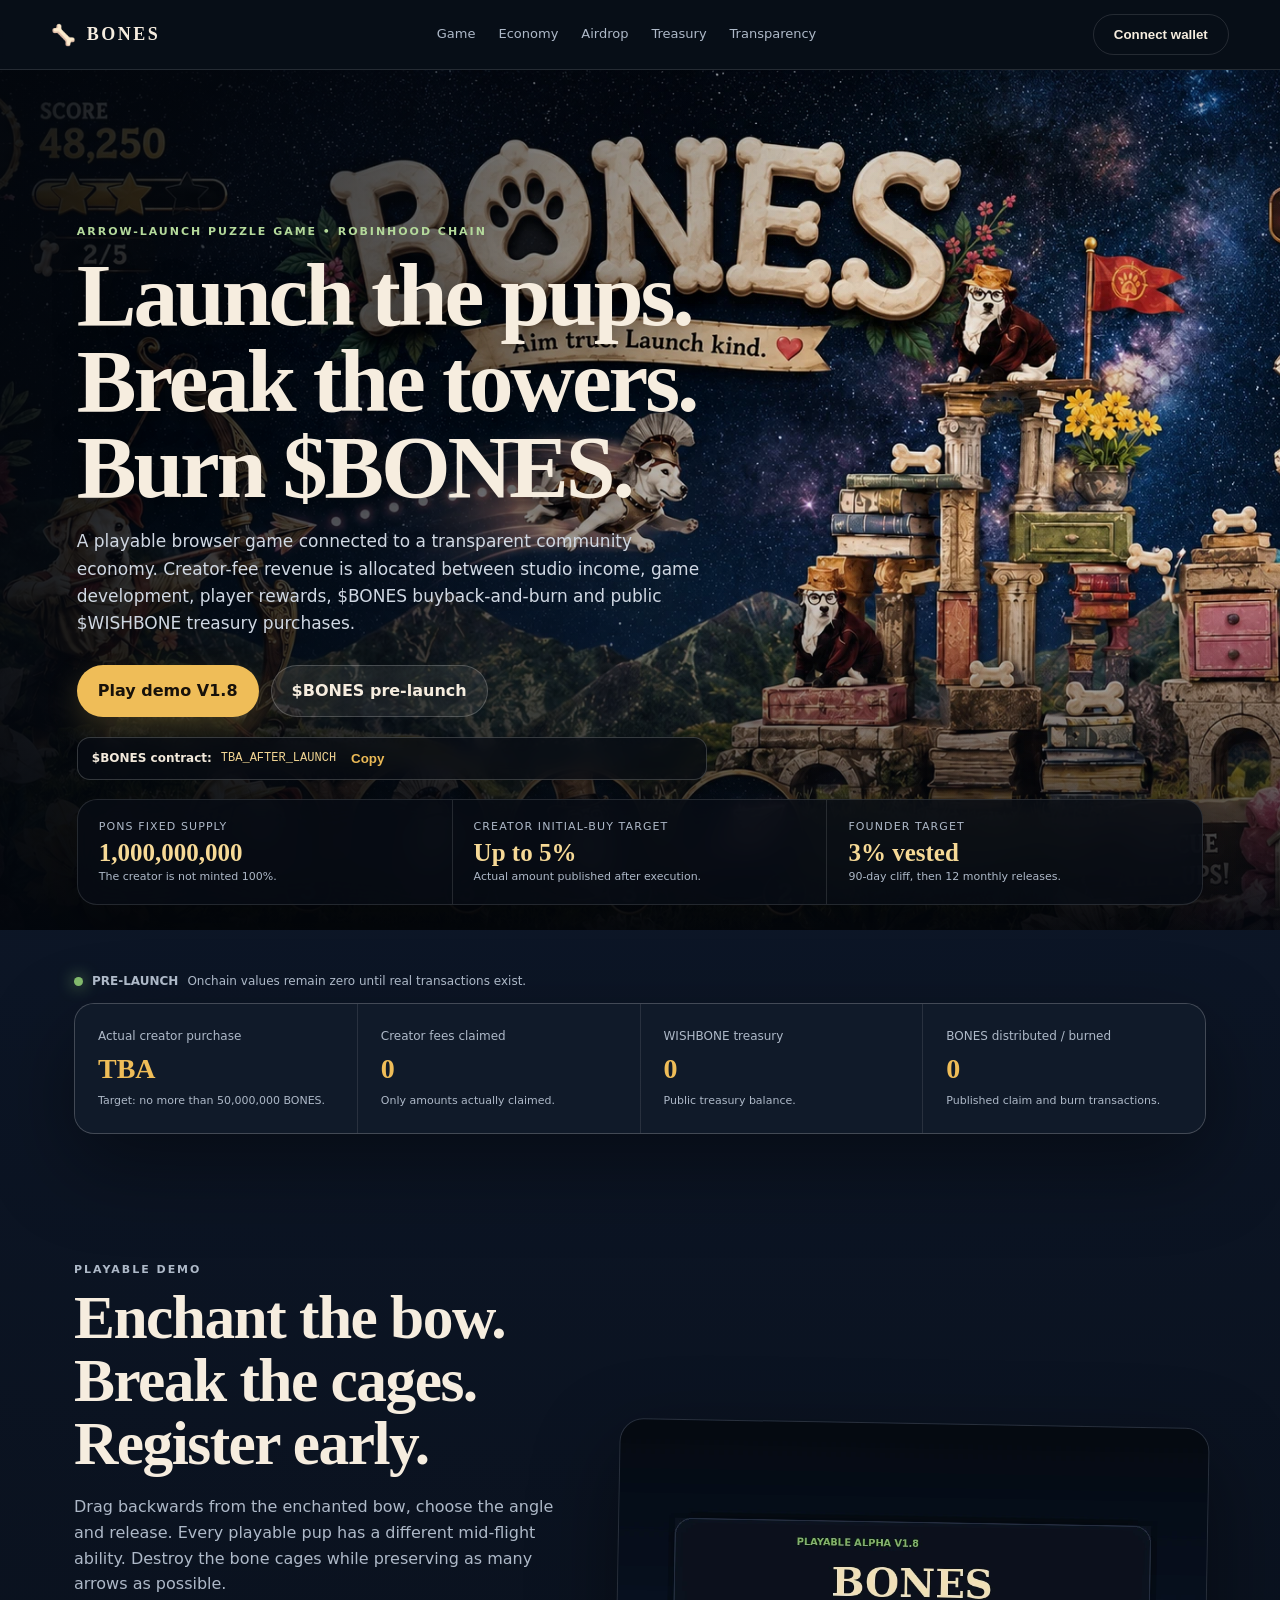
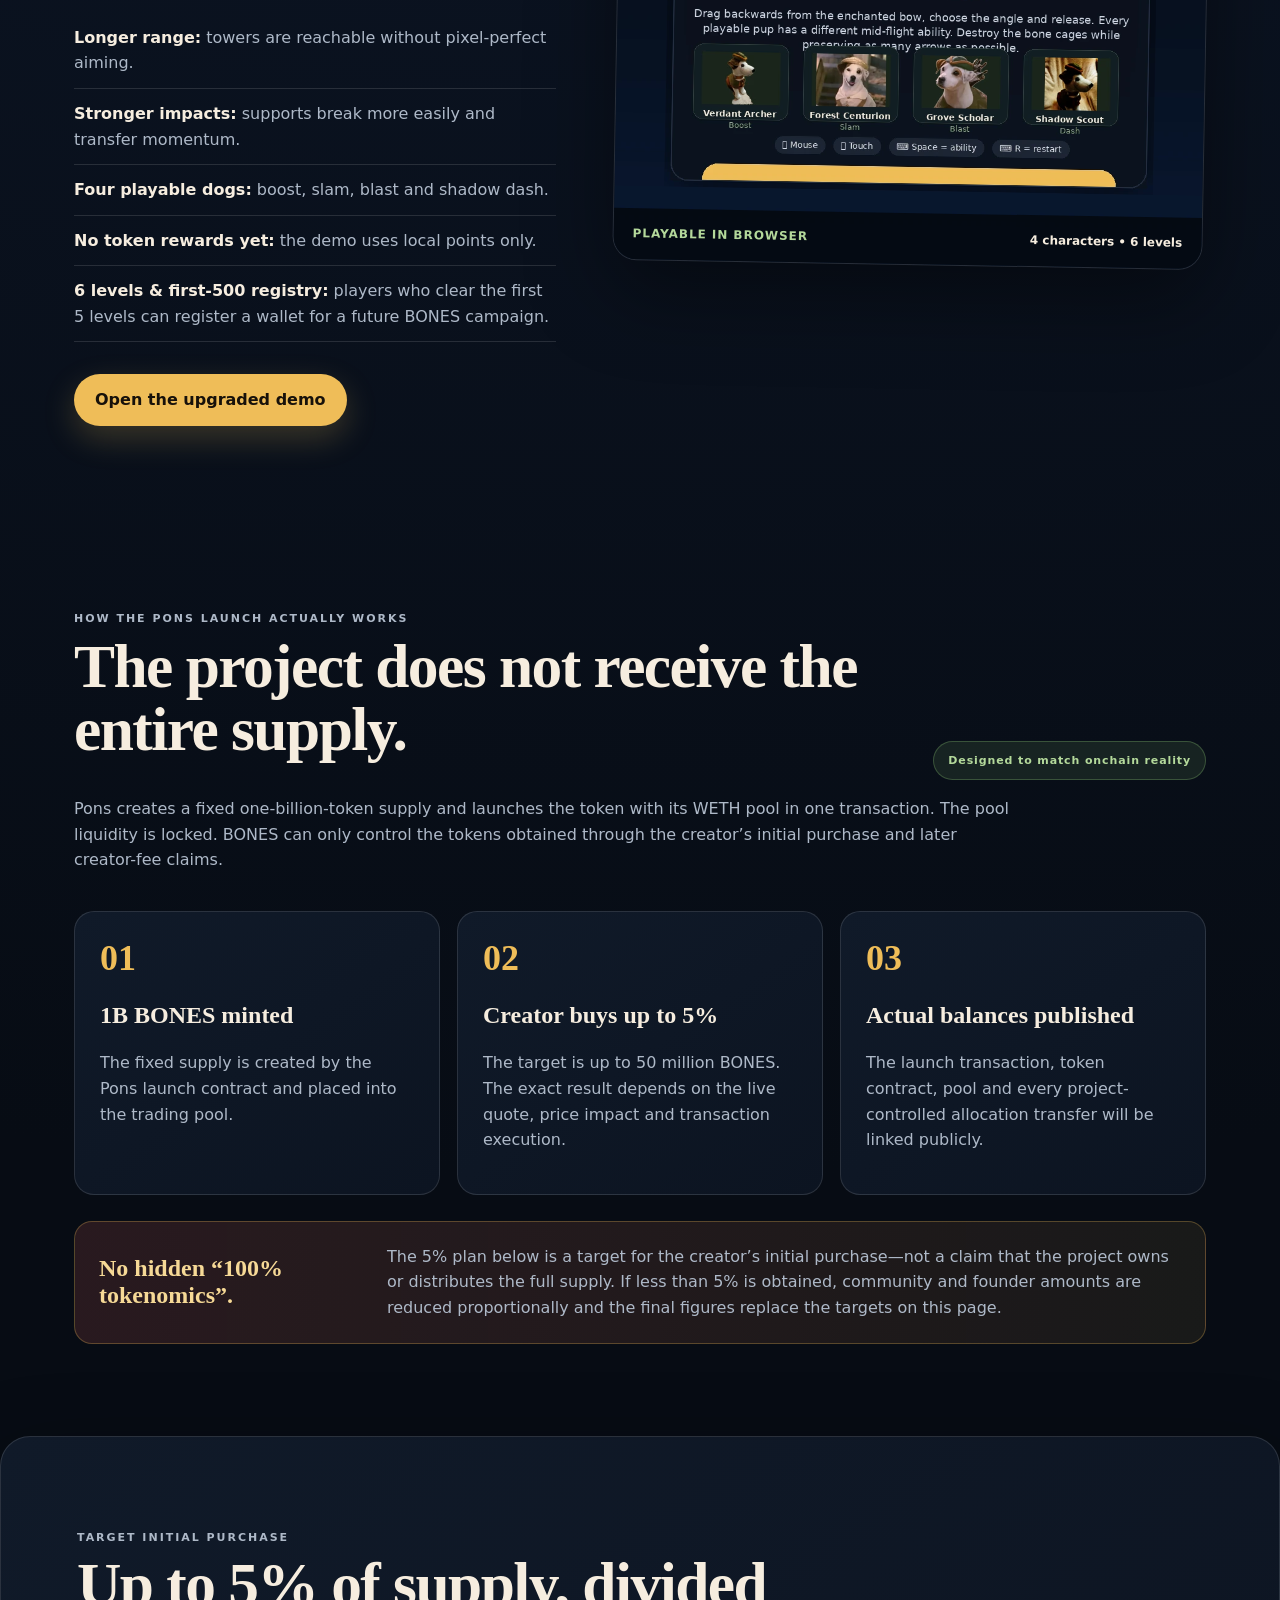
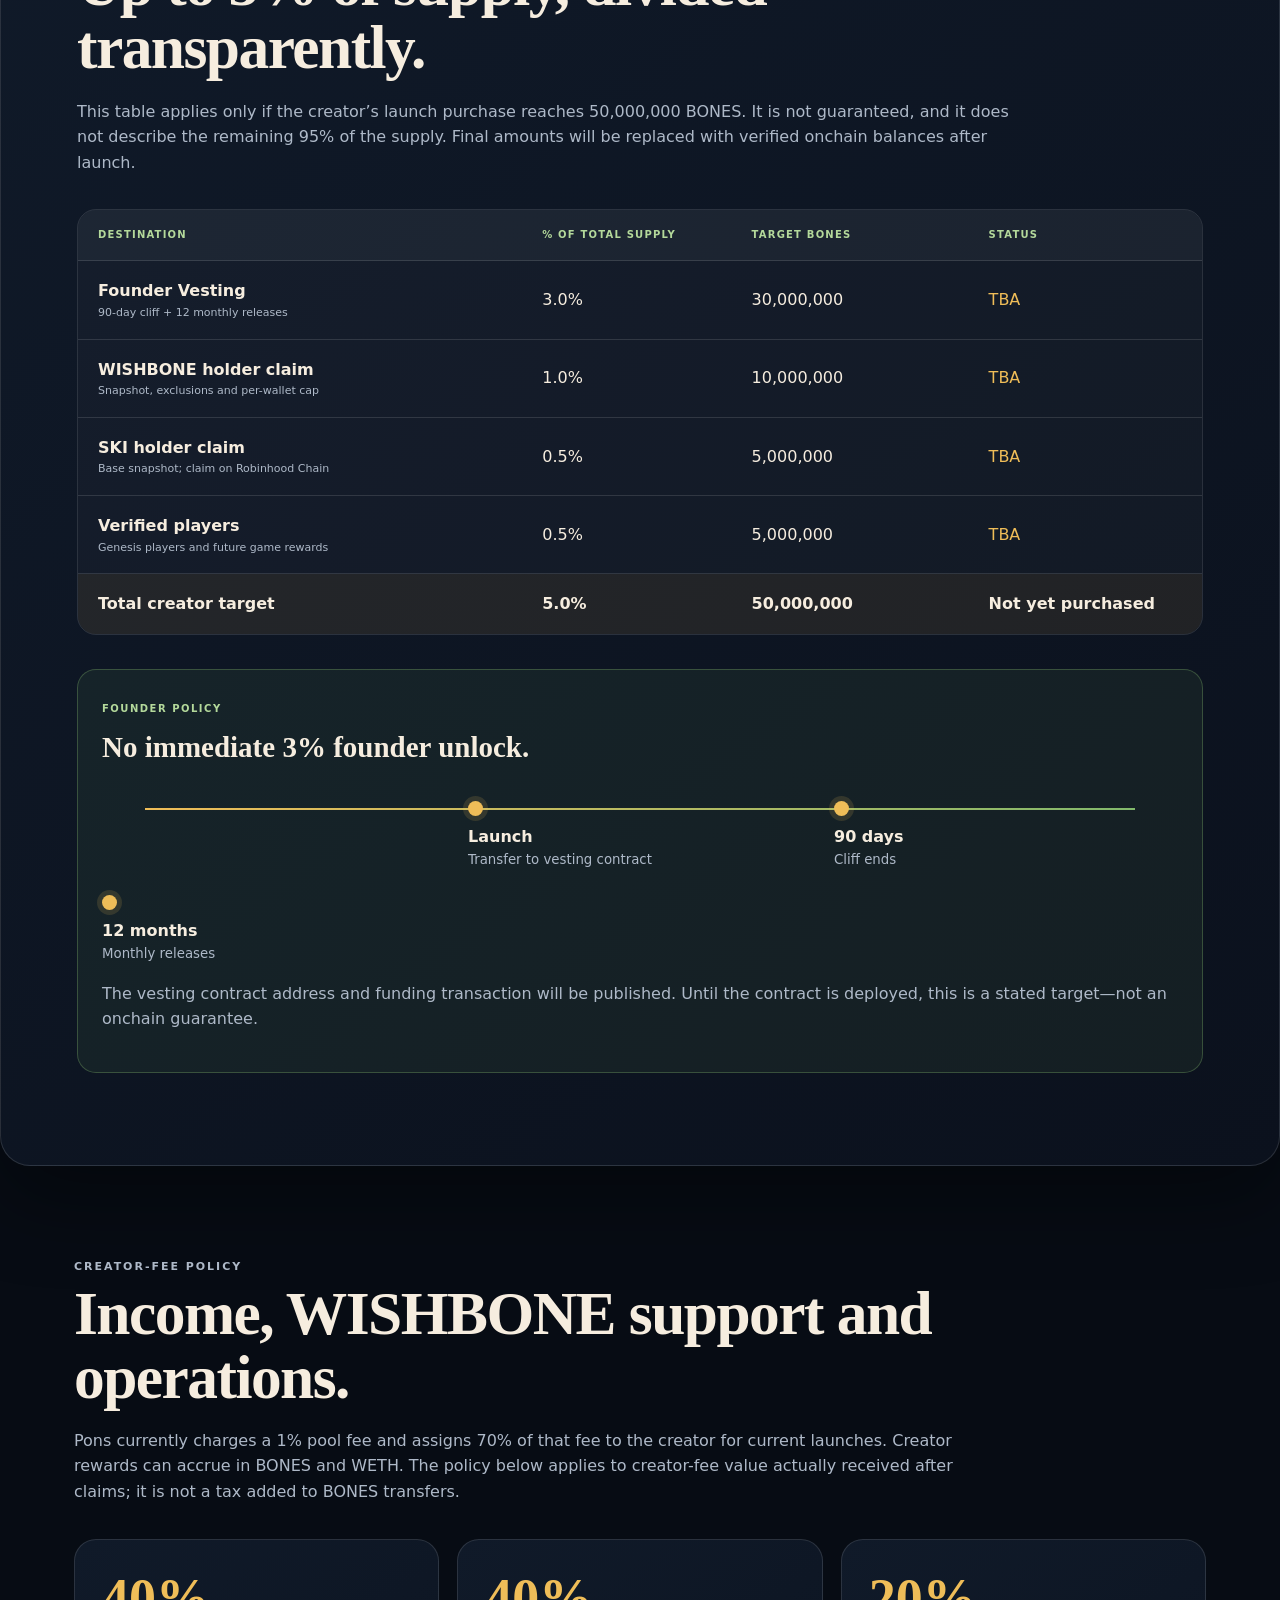
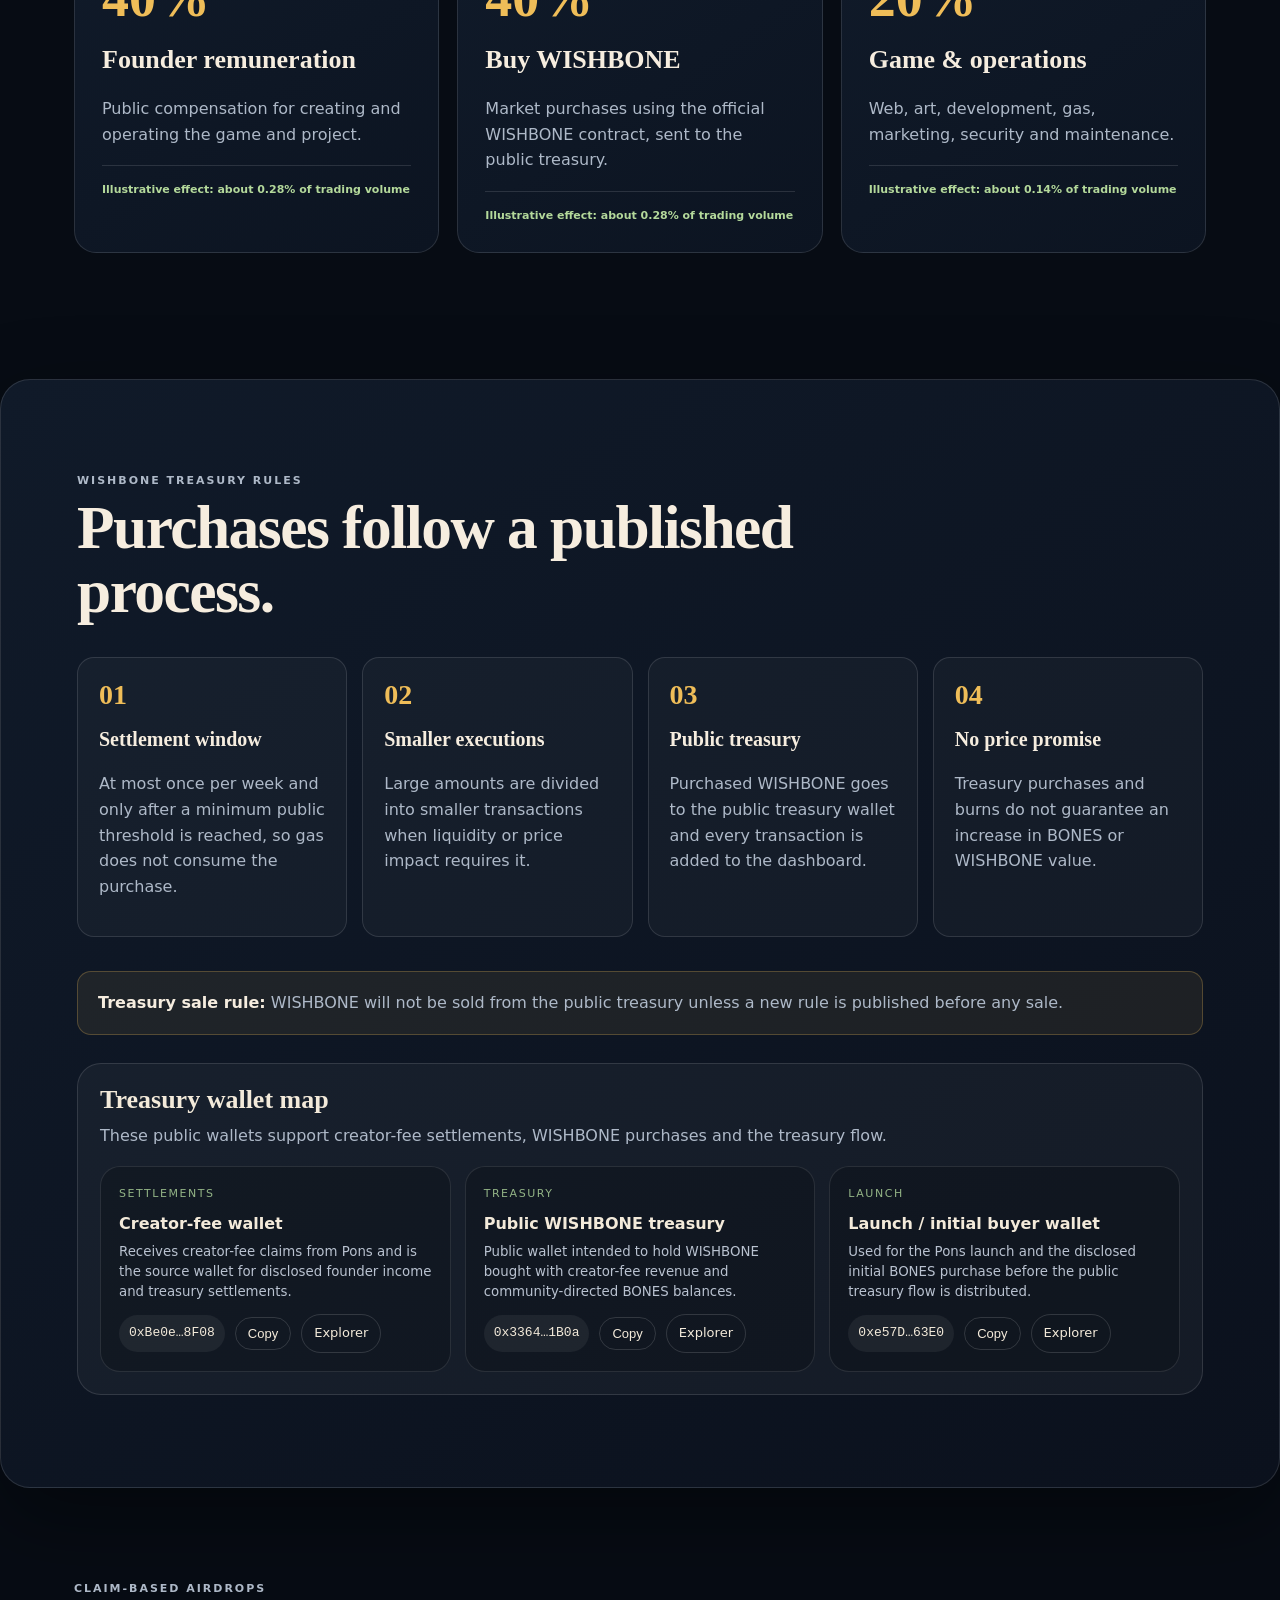
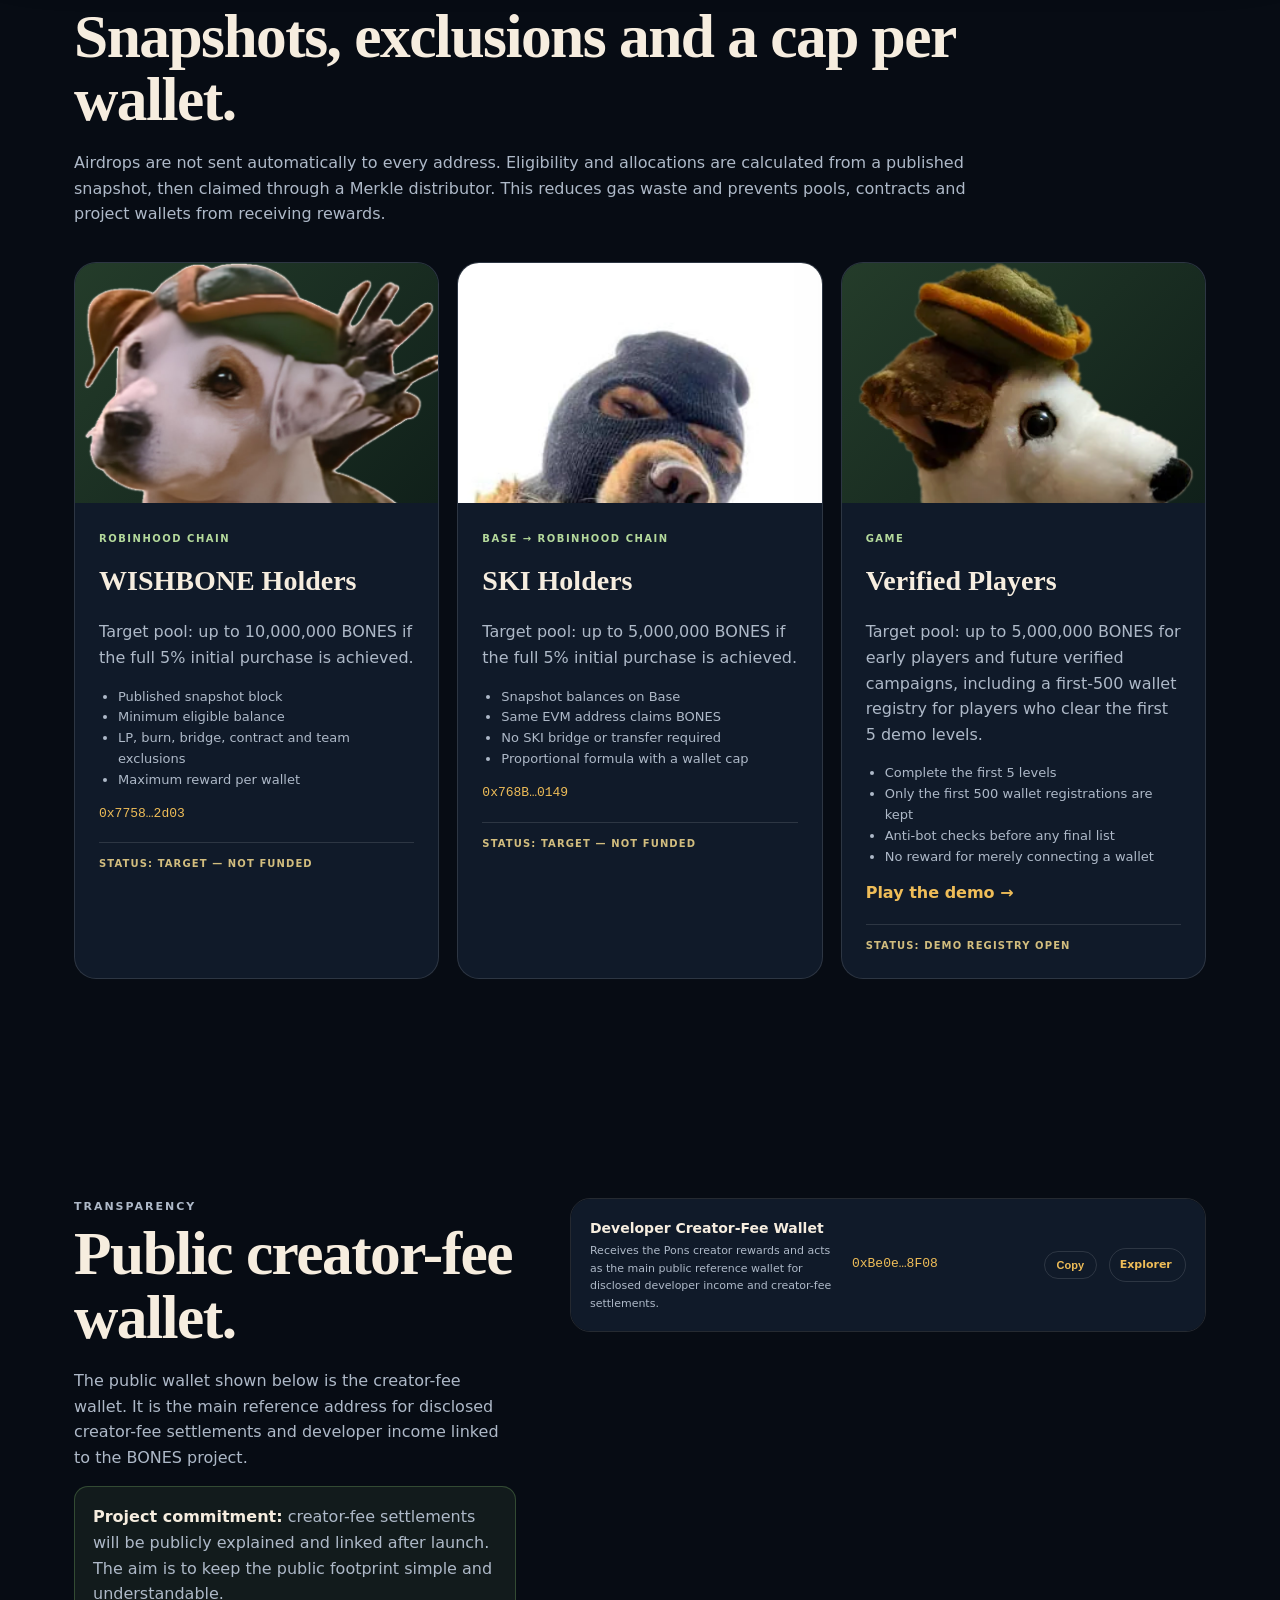
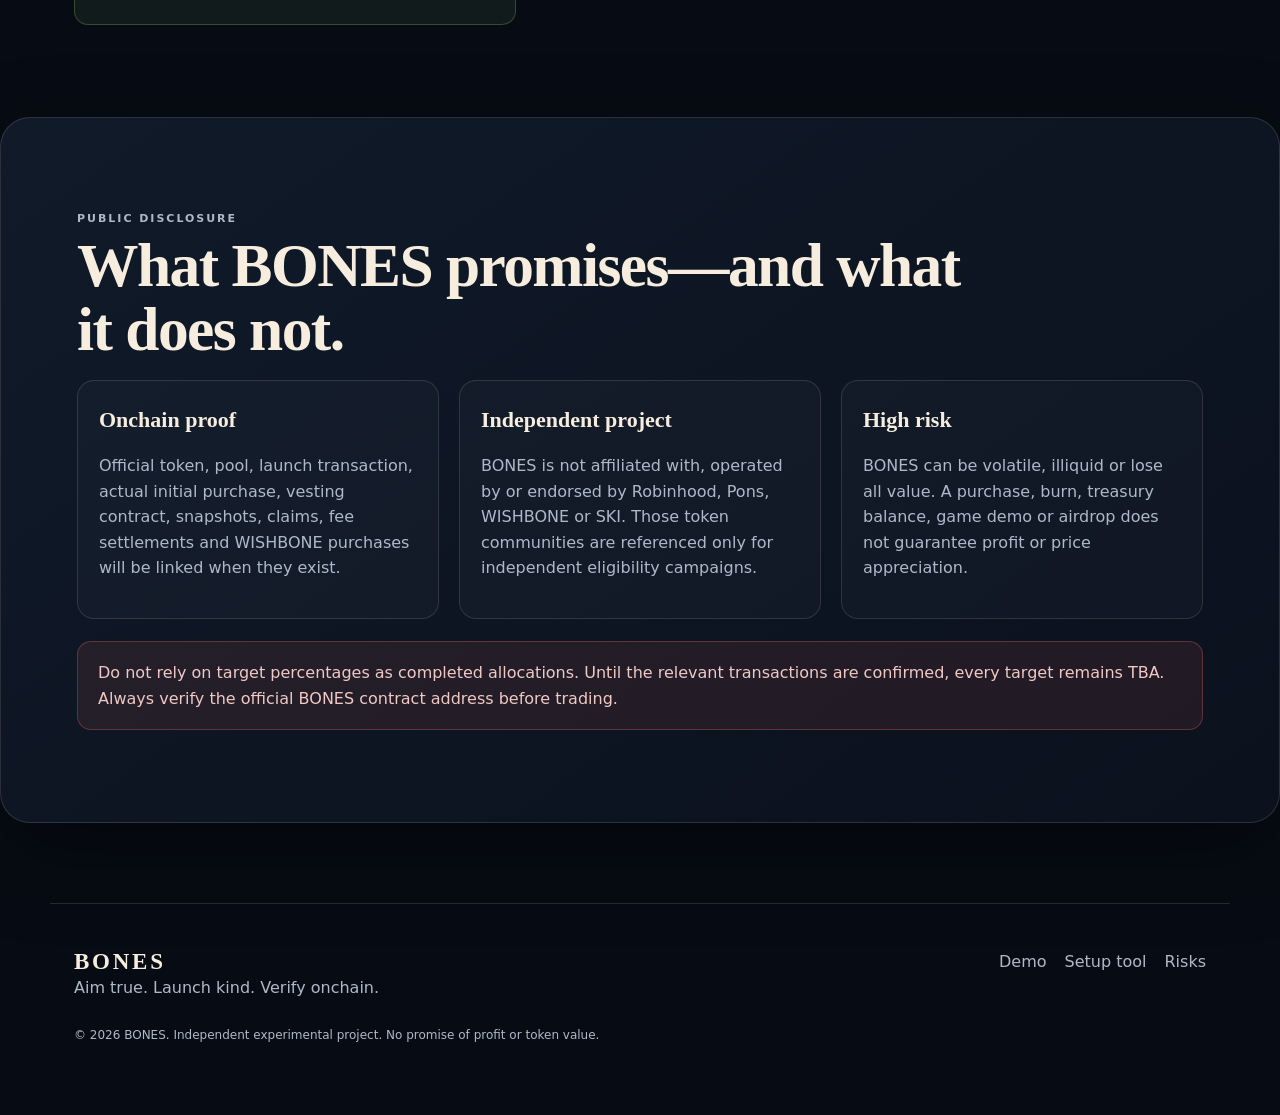
<file: index.html>
<!doctype html>
<html lang="en">
<head>
  <meta charset="utf-8" />
  <meta name="viewport" content="width=device-width, initial-scale=1" />
  <meta name="description" content="BONES — a playable arrow-launch game with a public, onchain launch plan on Robinhood Chain." />
  <meta name="theme-color" content="#07101b" />
  <title>BONES | Game & Public Launch Plan</title>
  <link rel="preload" href="assets/bones-cover.webp" as="image" type="image/webp" />
  <link rel="stylesheet" href="styles.css" />
</head>
<body>
  <header class="topbar">
    <a class="brand" href="#home" aria-label="BONES home"><span class="bone-mark">🦴</span><span>BONES</span></a>
    <nav aria-label="Main navigation">
      <a href="#game">Game</a>
      <a href="#launch">Economy</a>
      <a href="#airdrop">Airdrop</a>
      <a href="#treasury">Treasury</a>
      <a href="#wallets">Transparency</a>
    </nav>
    <button id="connectWallet" class="wallet-button" type="button">Connect wallet</button>
  </header>

  <main id="home">
    <section class="hero">
      <picture>
        <source srcset="assets/bones-cover.webp" type="image/webp" />
        <img class="hero-art" src="assets/bones-cover.jpg" alt="BONES fantasy arrow-launch game cover" />
      </picture>
      <div class="hero-overlay"></div>
      <div class="hero-content">
        <p class="eyebrow">ARROW-LAUNCH PUZZLE GAME • ROBINHOOD CHAIN</p>
        <h1>Launch the pups.<br />Break the towers.<br />Burn $BONES.</h1>
        <p class="hero-copy">A playable browser game connected to a transparent community economy. Creator-fee revenue is allocated between studio income, game development, player rewards, $BONES buyback-and-burn and public $WISHBONE treasury purchases.</p>
        <div class="hero-actions">
          <a class="primary" href="game.html">Play demo V1.8</a>
          <a class="secondary" id="buyBonesHero" href="#launch">$BONES pre-launch</a>
        </div>
        <div class="contract-pill"><strong>$BONES contract:</strong><span data-contract="bones">TBA AFTER LAUNCH</span><button data-copy="bones" type="button">Copy</button></div>
      </div>
      <div class="hero-trust" aria-label="Key launch facts">
        <article><span>Pons fixed supply</span><strong>1,000,000,000</strong><small>The creator is not minted 100%.</small></article>
        <article><span>Creator initial-buy target</span><strong>Up to 5%</strong><small>Actual amount published after execution.</small></article>
        <article><span>Founder target</span><strong>3% vested</strong><small>90-day cliff, then 12 monthly releases.</small></article>
      </div>
    </section>

    <section class="stats-section" aria-label="Public dashboard">
      <div class="status-row"><span class="live-dot"></span><strong id="projectStatus">PRE-LAUNCH</strong><span>Onchain values remain zero until real transactions exist.</span></div>
      <div class="stats-grid">
        <article><span>Actual creator purchase</span><strong id="creatorPurchase">TBA</strong><small>Target: no more than 50,000,000 BONES.</small></article>
        <article><span>Creator fees claimed</span><strong id="creatorFeesClaimed">0</strong><small>Only amounts actually claimed.</small></article>
        <article><span>WISHBONE treasury</span><strong id="wishboneTreasury">0</strong><small>Public treasury balance.</small></article>
        <article><span>BONES distributed / burned</span><strong id="bonesActivity">0</strong><small>Published claim and burn transactions.</small></article>
      </div>
    </section>

    <section id="game" class="section split game-section">
      <div>
        <p class="eyebrow">PLAYABLE DEMO</p>
        <h2>Enchant the bow. Break the cages. Register early.</h2>
        <p>Drag backwards from the enchanted bow, choose the angle and release. Every playable pup has a different mid-flight ability. Destroy the bone cages while preserving as many arrows as possible.</p>
        <ul class="feature-list">
          <li><strong>Longer range:</strong> towers are reachable without pixel-perfect aiming.</li>
          <li><strong>Stronger impacts:</strong> supports break more easily and transfer momentum.</li>
          <li><strong>Four playable dogs:</strong> boost, slam, blast and shadow dash.</li>
          <li><strong>No token rewards yet:</strong> the demo uses local points only.</li>
          <li><strong>6 levels & first-500 registry:</strong> players who clear the first 5 levels can register a wallet for a future BONES campaign.</li>
        </ul>
        <a class="primary inline" href="game.html">Open the upgraded demo</a>
      </div>
      <a class="game-card" href="game.html" aria-label="Open BONES demo">
        <img src="assets/game-preview.webp" alt="BONES playable game preview" />
        <div class="game-card-overlay"><span>PLAYABLE IN BROWSER</span><strong>4 characters • 6 levels</strong></div>
      </a>
    </section>

    <section id="launch" class="section launch-section">
      <div class="section-heading-row">
        <div>
          <p class="eyebrow">HOW THE PONS LAUNCH ACTUALLY WORKS</p>
          <h2>The project does not receive the entire supply.</h2>
        </div>
        <span class="verified-label">Designed to match onchain reality</span>
      </div>
      <p class="section-intro">Pons creates a fixed one-billion-token supply and launches the token with its WETH pool in one transaction. The pool liquidity is locked. BONES can only control the tokens obtained through the creator’s initial purchase and later creator-fee claims.</p>

      <div class="flow-grid">
        <article><span class="flow-number">01</span><h3>1B BONES minted</h3><p>The fixed supply is created by the Pons launch contract and placed into the trading pool.</p></article>
        <article><span class="flow-number">02</span><h3>Creator buys up to 5%</h3><p>The target is up to 50 million BONES. The exact result depends on the live quote, price impact and transaction execution.</p></article>
        <article><span class="flow-number">03</span><h3>Actual balances published</h3><p>The launch transaction, token contract, pool and every project-controlled allocation transfer will be linked publicly.</p></article>
      </div>

      <div class="truth-banner">
        <strong>No hidden “100% tokenomics”.</strong>
        <p>The 5% plan below is a target for the creator’s initial purchase—not a claim that the project owns or distributes the full supply. If less than 5% is obtained, community and founder amounts are reduced proportionally and the final figures replace the targets on this page.</p>
      </div>
    </section>

    <section id="allocation" class="section dark-panel allocation-section">
      <p class="eyebrow">TARGET INITIAL PURCHASE</p>
      <h2>Up to 5% of supply, divided transparently.</h2>
      <p class="section-intro">This table applies only if the creator’s launch purchase reaches 50,000,000 BONES. It is not guaranteed, and it does not describe the remaining 95% of the supply. Final amounts will be replaced with verified onchain balances after launch.</p>

      <div class="allocation-table" role="table" aria-label="Target creator initial purchase allocation">
        <div class="allocation-row allocation-head" role="row"><span>Destination</span><span>% of total supply</span><span>Target BONES</span><span>Status</span></div>
        <div class="allocation-row" role="row"><span><strong>Founder Vesting</strong><small>90-day cliff + 12 monthly releases</small></span><span>3.0%</span><span>30,000,000</span><span class="status-tba">TBA</span></div>
        <div class="allocation-row" role="row"><span><strong>WISHBONE holder claim</strong><small>Snapshot, exclusions and per-wallet cap</small></span><span>1.0%</span><span>10,000,000</span><span class="status-tba">TBA</span></div>
        <div class="allocation-row" role="row"><span><strong>SKI holder claim</strong><small>Base snapshot; claim on Robinhood Chain</small></span><span>0.5%</span><span>5,000,000</span><span class="status-tba">TBA</span></div>
        <div class="allocation-row" role="row"><span><strong>Verified players</strong><small>Genesis players and future game rewards</small></span><span>0.5%</span><span>5,000,000</span><span class="status-tba">TBA</span></div>
        <div class="allocation-row allocation-total" role="row"><span><strong>Total creator target</strong></span><span>5.0%</span><span>50,000,000</span><span>Not yet purchased</span></div>
      </div>

      <div class="vesting-card">
        <div><span class="chain-tag">FOUNDER POLICY</span><h3>No immediate 3% founder unlock.</h3></div>
        <div class="vesting-timeline"><i></i><div><strong>Launch</strong><small>Transfer to vesting contract</small></div><div><strong>90 days</strong><small>Cliff ends</small></div><div><strong>12 months</strong><small>Monthly releases</small></div></div>
        <p>The vesting contract address and funding transaction will be published. Until the contract is deployed, this is a stated target—not an onchain guarantee.</p>
      </div>
    </section>

    <section id="fees" class="section fee-section">
      <p class="eyebrow">CREATOR-FEE POLICY</p>
      <h2>Income, WISHBONE support and operations.</h2>
      <p class="section-intro">Pons currently charges a 1% pool fee and assigns 70% of that fee to the creator for current launches. Creator rewards can accrue in BONES and WETH. The policy below applies to creator-fee value actually received after claims; it is not a tax added to BONES transfers.</p>

      <div class="fee-cards three">
        <article><strong>40%</strong><h3>Founder remuneration</h3><p>Public compensation for creating and operating the game and project.</p><span>Illustrative effect: about 0.28% of trading volume</span></article>
        <article><strong>40%</strong><h3>Buy WISHBONE</h3><p>Market purchases using the official WISHBONE contract, sent to the public treasury.</p><span>Illustrative effect: about 0.28% of trading volume</span></article>
        <article><strong>20%</strong><h3>Game & operations</h3><p>Web, art, development, gas, marketing, security and maintenance.</p><span>Illustrative effect: about 0.14% of trading volume</span></article>
      </div>
    </section>

    <section id="treasury" class="section dark-panel rules-section">
      <p class="eyebrow">WISHBONE TREASURY RULES</p>
      <h2>Purchases follow a published process.</h2>
      <div class="rules-grid">
        <article><span>01</span><h3>Settlement window</h3><p>At most once per week and only after a minimum public threshold is reached, so gas does not consume the purchase.</p></article>
        <article><span>02</span><h3>Smaller executions</h3><p>Large amounts are divided into smaller transactions when liquidity or price impact requires it.</p></article>
        <article><span>03</span><h3>Public treasury</h3><p>Purchased WISHBONE goes to the public treasury wallet and every transaction is added to the dashboard.</p></article>
        <article><span>04</span><h3>No price promise</h3><p>Treasury purchases and burns do not guarantee an increase in BONES or WISHBONE value.</p></article>
      </div>
      <div class="policy-line"><strong>Treasury sale rule:</strong> WISHBONE will not be sold from the public treasury unless a new rule is published before any sale.</div>
      <div class="treasury-wallets-block">
        <h3>Treasury wallet map</h3>
        <p class="treasury-wallets-intro">These public wallets support creator-fee settlements, WISHBONE purchases and the treasury flow.</p>
        <div class="treasury-wallets-grid" id="treasuryWalletsGrid"></div>
      </div>
    </section>

    <section id="airdrop" class="section">
      <p class="eyebrow">CLAIM-BASED AIRDROPS</p>
      <h2>Snapshots, exclusions and a cap per wallet.</h2>
      <p class="section-intro">Airdrops are not sent automatically to every address. Eligibility and allocations are calculated from a published snapshot, then claimed through a Merkle distributor. This reduces gas waste and prevents pools, contracts and project wallets from receiving rewards.</p>
      <div class="airdrop-grid visual-cards">
        <article class="airdrop-card wishbone-card">
          <div class="airdrop-image"><img src="assets/wishbone-holder-dog.png" alt="Green dog for WISHBONE holder campaign" /></div>
          <span class="chain-tag">ROBINHOOD CHAIN</span>
          <h3>WISHBONE Holders</h3>
          <p>Target pool: up to 10,000,000 BONES if the full 5% initial purchase is achieved.</p>
          <ul><li>Published snapshot block</li><li>Minimum eligible balance</li><li>LP, burn, bridge, contract and team exclusions</li><li>Maximum reward per wallet</li></ul>
          <code data-contract="wishbone">0x7758…2d03</code>
          <span class="pool-status">STATUS: TARGET — NOT FUNDED</span>
        </article>

        <article class="airdrop-card ski-card">
          <div class="airdrop-image masked">
  <img src="assets/ski-holders-dog.png" alt="SKI holders community dog">
</div>
          <span class="chain-tag">BASE → ROBINHOOD CHAIN</span>
          <h3>SKI Holders</h3>
          <p>Target pool: up to 5,000,000 BONES if the full 5% initial purchase is achieved.</p>
          <ul><li>Snapshot balances on Base</li><li>Same EVM address claims BONES</li><li>No SKI bridge or transfer required</li><li>Proportional formula with a wallet cap</li></ul>
          <code data-contract="skiBase">0x768B…0149</code>
          <span class="pool-status">STATUS: TARGET — NOT FUNDED</span>
        </article>

        <article class="airdrop-card genesis-card">
          <div class="airdrop-image game-airdrop"><img src="assets/hero-green-dog.png" alt="BONES green ranger dog" /></div>
          <span class="chain-tag">GAME</span>
          <h3>Verified Players</h3>
          <p>Target pool: up to 5,000,000 BONES for early players and future verified campaigns, including a first-500 wallet registry for players who clear the first 5 demo levels.</p>
          <ul><li>Complete the first 5 levels</li><li>Only the first 500 wallet registrations are kept</li><li>Anti-bot checks before any final list</li><li>No reward for merely connecting a wallet</li></ul>
          <a href="game.html">Play the demo →</a>
          <span class="pool-status">STATUS: DEMO REGISTRY OPEN</span>
        </article>
      </div>
    </section>

    <section id="wallets" class="section wallet-section">
      <div>
        <p class="eyebrow">TRANSPARENCY</p>
        <h2>Public creator-fee wallet.</h2>
        <p>The public wallet shown below is the creator-fee wallet. It is the main reference address for disclosed creator-fee settlements and developer income linked to the BONES project.</p>
        <div class="wallet-commitment"><strong>Project commitment:</strong> creator-fee settlements will be publicly explained and linked after launch. The aim is to keep the public footprint simple and understandable.</div>
      </div>
      <div class="wallet-table" id="walletTable"></div>
    </section>

    <section id="transparency" class="section dark-panel transparency-section">
      <p class="eyebrow">PUBLIC DISCLOSURE</p>
      <h2>What BONES promises—and what it does not.</h2>
      <div class="disclosure-columns">
        <article><h3>Onchain proof</h3><p>Official token, pool, launch transaction, actual initial purchase, vesting contract, snapshots, claims, fee settlements and WISHBONE purchases will be linked when they exist.</p></article>
        <article><h3>Independent project</h3><p>BONES is not affiliated with, operated by or endorsed by Robinhood, Pons, WISHBONE or SKI. Those token communities are referenced only for independent eligibility campaigns.</p></article>
        <article><h3>High risk</h3><p>BONES can be volatile, illiquid or lose all value. A purchase, burn, treasury balance, game demo or airdrop does not guarantee profit or price appreciation.</p></article>
      </div>
      <div class="risk-notice">Do not rely on target percentages as completed allocations. Until the relevant transactions are confirmed, every target remains TBA. Always verify the official BONES contract address before trading.</div>
    </section>
  </main>

  <footer>
    <div><strong>BONES</strong><span>Aim true. Launch kind. Verify onchain.</span></div>
    <div><a href="game.html">Demo</a><a href="setup.html">Setup tool</a><a href="#transparency">Risks</a></div>
    <p>© 2026 BONES. Independent experimental project. No promise of profit or token value.</p>
  </footer>

  <script src="config.js"></script>
  <script src="app.js"></script>
</body>
</html>
</file>
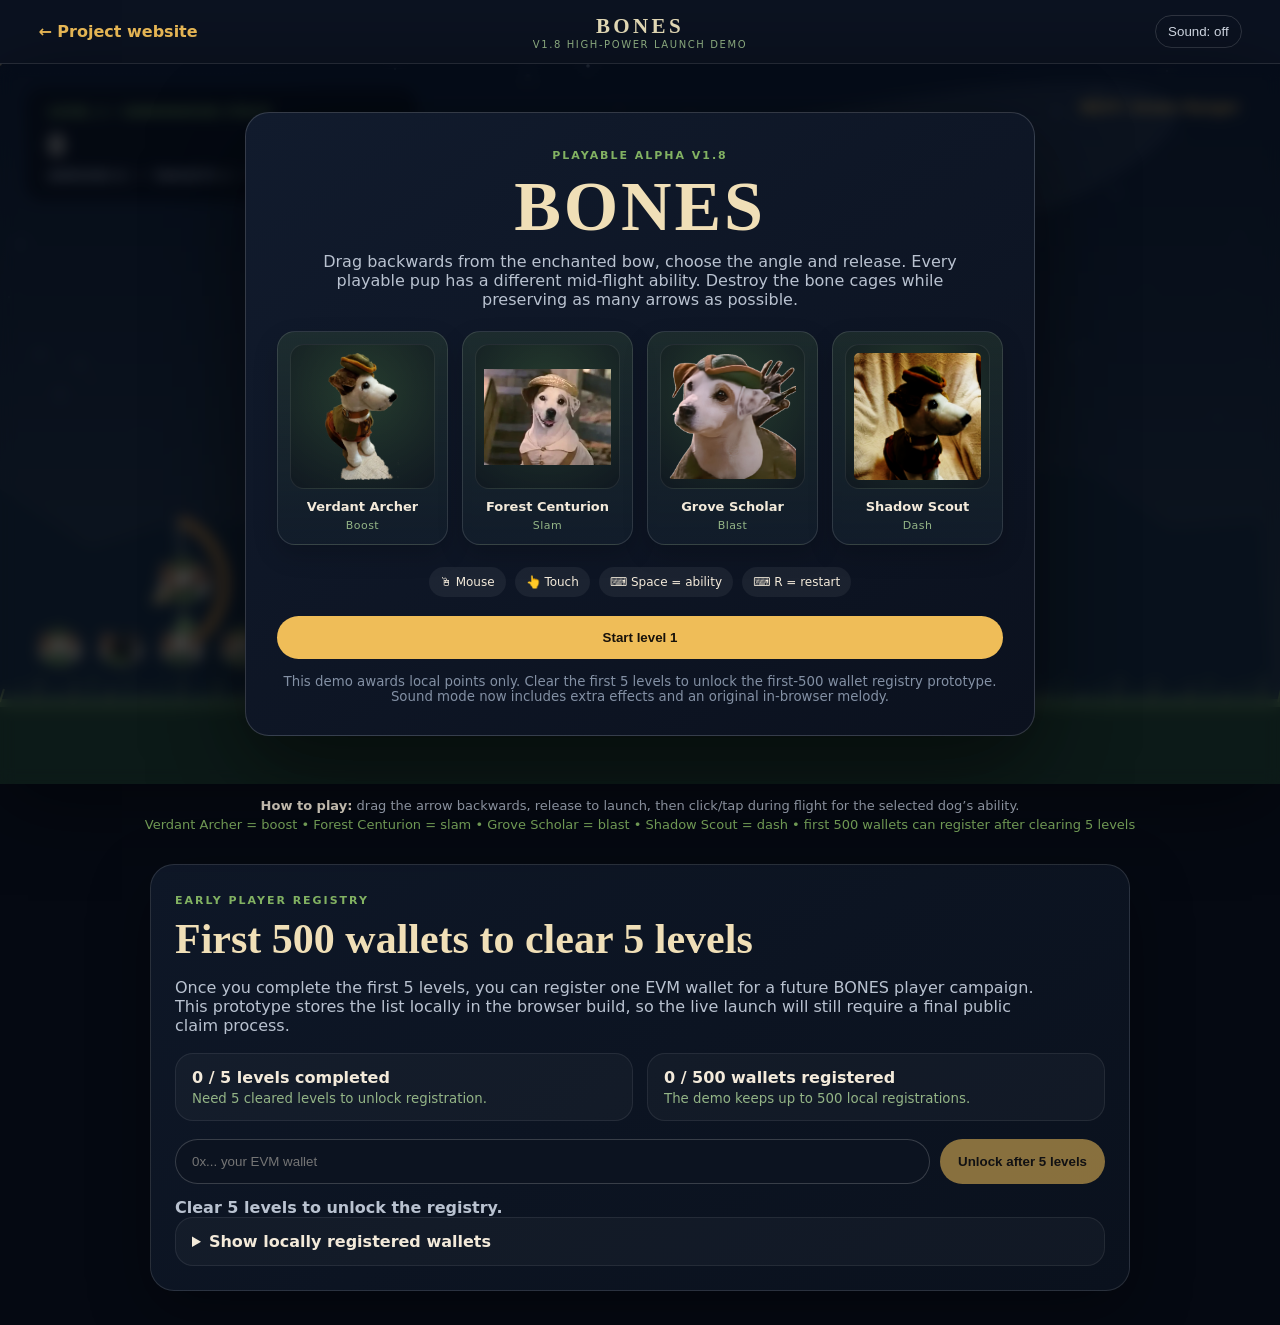
<file: game.html>
<!doctype html>
<html lang="en">
<head>
  <meta charset="utf-8" />
  <meta name="viewport" content="width=device-width, initial-scale=1" />
  <title>Play BONES V1.8</title>
  <link rel="stylesheet" href="game.css" />
</head>
<body>
  <div class="game-shell">
    <header>
      <a href="index.html">← Project website</a>
      <div><strong>BONES</strong><span>V1.8 high-power launch demo</span></div>
      <button id="soundBtn" type="button" aria-pressed="false">Sound: off</button>
    </header>
    <div class="canvas-wrap">
      <canvas id="game" width="1280" height="720" aria-label="BONES playable browser demo"></canvas>
      <div id="startOverlay" class="overlay">
        <div class="modal wide">
          <span class="label">PLAYABLE ALPHA V1.8</span>
          <h1>BONES</h1>
          <p>Drag backwards from the enchanted bow, choose the angle and release. Every playable pup has a different mid-flight ability. Destroy the bone cages while preserving as many arrows as possible.</p>
          <div class="character-showcase">
            <article><img src="assets/verdant-archer.png" alt="Verdant Archer" /><strong>Verdant Archer</strong><small>Boost</small></article>
            <article><img src="assets/forest-centurion-dog.png" alt="Forest Centurion" /><strong>Forest Centurion</strong><small>Slam</small></article>
            <article><img src="assets/grove-scholar.png" alt="Grove Scholar" /><strong>Grove Scholar</strong><small>Blast</small></article>
            <article><img src="assets/shadow-scout.png" alt="Shadow Scout" /><strong>Shadow Scout</strong><small>Dash</small></article>
          </div>
          <div class="controls"><span>🖱 Mouse</span><span>👆 Touch</span><span>⌨ Space = ability</span><span>⌨ R = restart</span></div>
          <button id="startBtn">Start level 1</button>
          <small>This demo awards local points only. Clear the first 5 levels to unlock the first-500 wallet registry prototype. Sound mode now includes extra effects and an original in-browser melody.</small>
        </div>
      </div>
      <div id="resultOverlay" class="overlay hidden">
        <div class="modal">
          <span class="label" id="resultLabel">LEVEL COMPLETE</span>
          <h2 id="resultTitle">Tower cleared!</h2>
          <p id="resultText"></p>
          <button id="nextBtn">Next level</button>
          <button id="retryBtn" class="ghost">Retry level</button>
        </div>
      </div>
    </div>
    <div class="instructions">
      <strong>How to play:</strong> drag the arrow backwards, release to launch, then click/tap during flight for the selected dog’s ability.
      <span>Verdant Archer = boost • Forest Centurion = slam • Grove Scholar = blast • Shadow Scout = dash • first 500 wallets can register after clearing 5 levels</span>
    </div>
    <section class="registry-panel" aria-labelledby="registryTitle">
      <div class="registry-card">
        <span class="label">EARLY PLAYER REGISTRY</span>
        <h2 id="registryTitle">First 500 wallets to clear 5 levels</h2>
        <p>Once you complete the first 5 levels, you can register one EVM wallet for a future BONES player campaign. This prototype stores the list locally in the browser build, so the live launch will still require a final public claim process.</p>
        <div class="registry-grid">
          <div><strong id="levelsProgress">0 / 5 levels completed</strong><small>Need 5 cleared levels to unlock registration.</small></div>
          <div><strong id="registryCount">0 / 500 wallets registered</strong><small>The demo keeps up to 500 local registrations.</small></div>
        </div>
        <form id="walletRegistryForm" class="wallet-registry-form">
          <input id="walletInput" type="text" inputmode="text" autocomplete="off" placeholder="0x... your EVM wallet" />
          <button id="walletRegisterBtn" type="submit" disabled>Unlock after 5 levels</button>
        </form>
        <p id="walletRegistryMessage" class="registry-message">Clear 5 levels to unlock the registry.</p>
        <details class="registry-list">
          <summary>Show locally registered wallets</summary>
          <ol id="walletRegistryList"></ol>
        </details>
      </div>
    </section>
  </div>
  <script src="game.js"></script>
</body>
</html>
</file>
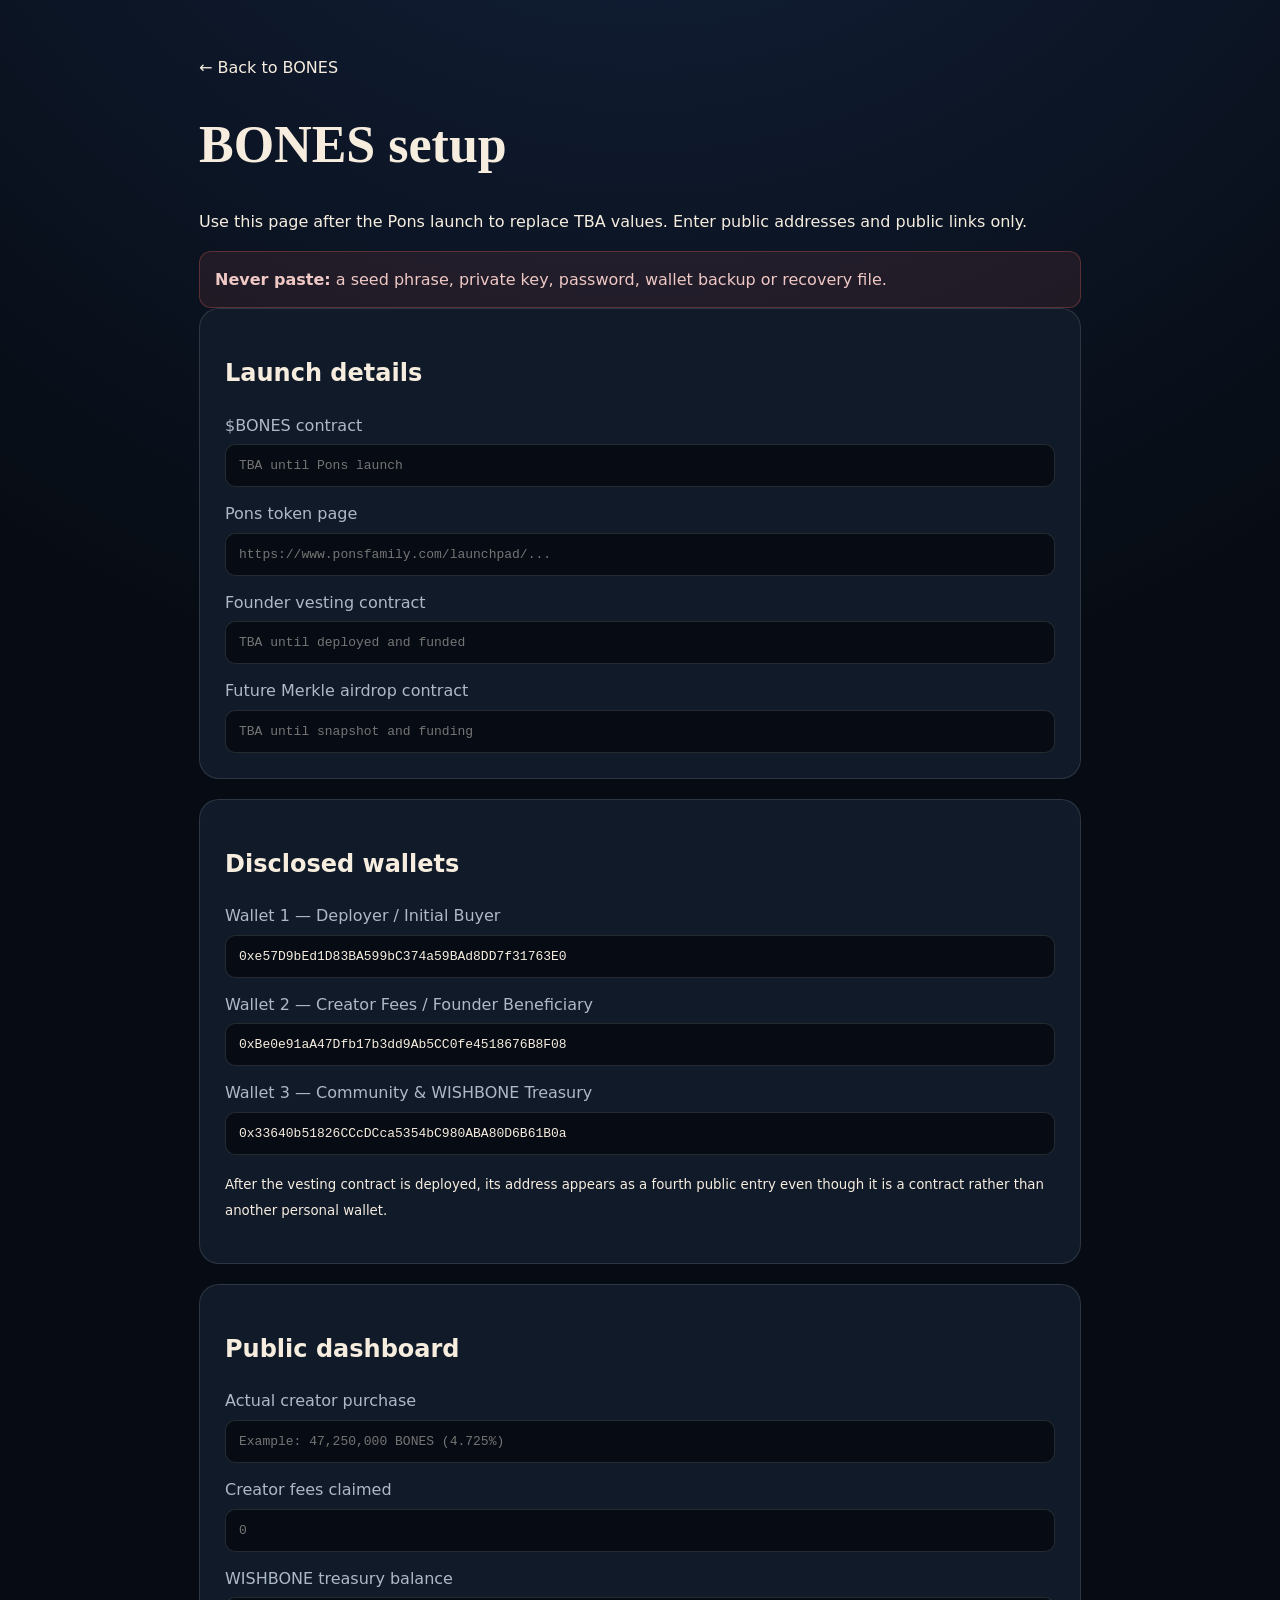
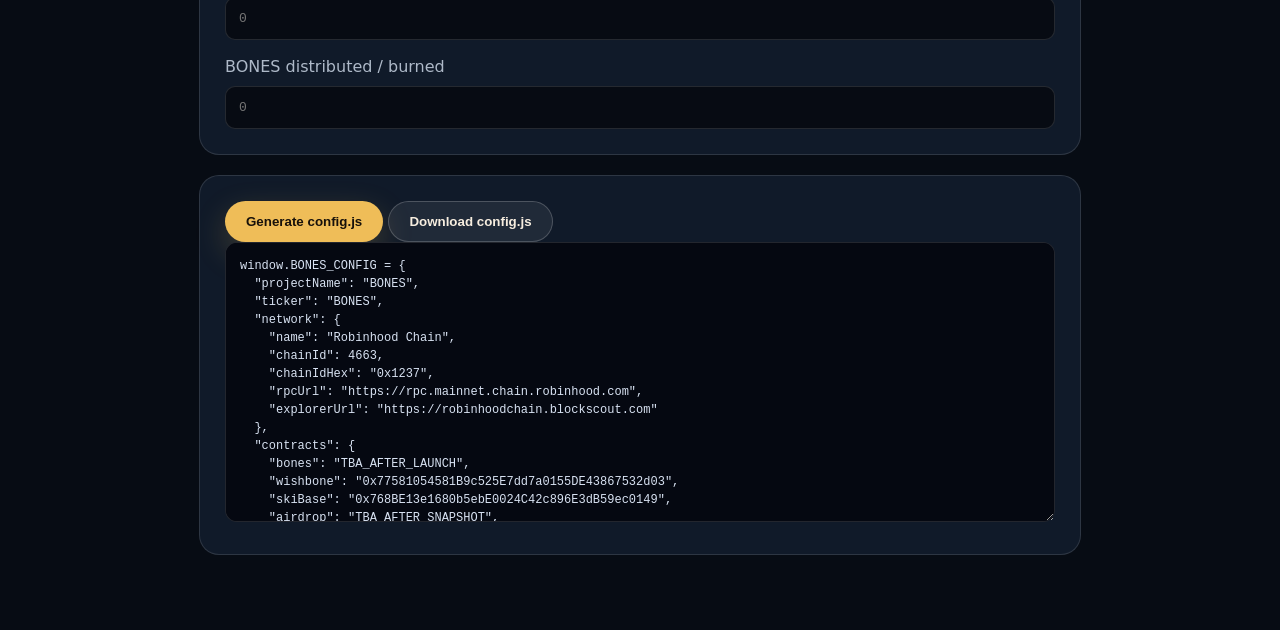
<file: setup.html>
<!doctype html>
<html lang="en">
<head>
  <meta charset="utf-8" />
  <meta name="viewport" content="width=device-width,initial-scale=1" />
  <title>BONES Local Setup</title>
  <link rel="stylesheet" href="styles.css" />
</head>
<body>
  <main class="setup-wrap">
    <a href="index.html">← Back to BONES</a>
    <h1>BONES setup</h1>
    <p>Use this page after the Pons launch to replace TBA values. Enter public addresses and public links only.</p>
    <div class="setup-warning"><strong>Never paste:</strong> a seed phrase, private key, password, wallet backup or recovery file.</div>

    <section class="setup-card">
      <h2>Launch details</h2>
      <label>$BONES contract</label><input id="bones" placeholder="TBA until Pons launch" />
      <label>Pons token page</label><input id="ponsToken" placeholder="https://www.ponsfamily.com/launchpad/..." />
      <label>Founder vesting contract</label><input id="founderVesting" placeholder="TBA until deployed and funded" />
      <label>Future Merkle airdrop contract</label><input id="airdrop" placeholder="TBA until snapshot and funding" />
    </section>

    <section class="setup-card">
      <h2>Disclosed wallets</h2>
      <label>Wallet 1 — Deployer / Initial Buyer</label><input id="deployer" value="0xe57D9bEd1D83BA599bC374a59BAd8DD7f31763E0" />
      <label>Wallet 2 — Creator Fees / Founder Beneficiary</label><input id="creatorRevenue" value="0xBe0e91aA47Dfb17b3dd9Ab5CC0fe4518676B8F08" />
      <label>Wallet 3 — Community & WISHBONE Treasury</label><input id="communityTreasury" value="0x33640b51826CCcDCca5354bC980ABA80D6B61B0a" />
      <p><small>After the vesting contract is deployed, its address appears as a fourth public entry even though it is a contract rather than another personal wallet.</small></p>
    </section>

    <section class="setup-card">
      <h2>Public dashboard</h2>
      <label>Actual creator purchase</label><input id="creatorPurchase" placeholder="Example: 47,250,000 BONES (4.725%)" />
      <label>Creator fees claimed</label><input id="creatorFeesClaimed" placeholder="0" />
      <label>WISHBONE treasury balance</label><input id="wishboneTreasury" placeholder="0" />
      <label>BONES distributed / burned</label><input id="bonesActivity" placeholder="0" />
    </section>

    <section class="setup-card">
      <button class="primary" type="button" onclick="generate()">Generate config.js</button>
      <button class="secondary" type="button" onclick="downloadConfig()">Download config.js</button>
      <textarea id="output" class="setup-output" spellcheck="false"></textarea>
    </section>
  </main>

  <script src="config.js"></script>
  <script>
    const val = (id, fallback) => document.getElementById(id).value.trim() || fallback;
    function generate(){
      const c = JSON.parse(JSON.stringify(window.BONES_CONFIG));
      c.contracts.bones = val('bones','TBA_AFTER_LAUNCH');
      c.contracts.airdrop = val('airdrop','TBA_AFTER_SNAPSHOT');
      c.contracts.founderVesting = val('founderVesting','TBA_AFTER_LAUNCH');
      c.links.ponsToken = val('ponsToken','#');
      c.wallets.deployer = val('deployer','TBA');
      c.wallets.creatorRevenue = val('creatorRevenue','TBA');
      c.wallets.communityTreasury = val('communityTreasury','TBA');
      c.wallets.founderVesting = c.contracts.founderVesting;
      c.dashboard.creatorPurchase = val('creatorPurchase','TBA');
      c.dashboard.creatorFeesClaimed = val('creatorFeesClaimed','0');
      c.dashboard.wishboneTreasury = val('wishboneTreasury','0');
      c.dashboard.bonesActivity = val('bonesActivity','0');
      c.dashboard.status = c.contracts.bones.startsWith('TBA_') ? 'PRE-LAUNCH' : 'LIVE';
      document.getElementById('output').value = 'window.BONES_CONFIG = ' + JSON.stringify(c,null,2) + ';\n';
    }
    function downloadConfig(){
      if(!document.getElementById('output').value) generate();
      const blob = new Blob([document.getElementById('output').value],{type:'text/javascript'});
      const link = document.createElement('a');
      link.href = URL.createObjectURL(blob);
      link.download = 'config.js';
      link.click();
      URL.revokeObjectURL(link.href);
    }
    generate();
  </script>
</body>
</html>
</file>
<file: styles.css>
:root{
  --bg:#070c14;
  --bg2:#0b1320;
  --panel:#101a29;
  --panel2:#152235;
  --text:#f6eddf;
  --muted:#aeb9c8;
  --gold:#efbd58;
  --gold2:#f6d996;
  --green:#82b96c;
  --green2:#b4d99b;
  --red:#c65b53;
  --line:rgba(255,255,255,.12);
  --shadow:0 30px 85px rgba(0,0,0,.42);
}
*{box-sizing:border-box}html{scroll-behavior:smooth}body{margin:0;background:radial-gradient(circle at 50% -20%,#142441 0,#070c14 42%);color:var(--text);font-family:Inter,ui-sans-serif,system-ui,-apple-system,Segoe UI,sans-serif;line-height:1.6}a{color:inherit;text-decoration:none}button,a{-webkit-tap-highlight-color:transparent}.topbar{position:sticky;top:0;z-index:50;min-height:70px;display:flex;align-items:center;gap:28px;padding:12px clamp(18px,4vw,64px);background:rgba(7,12,20,.84);border-bottom:1px solid var(--line);backdrop-filter:blur(18px)}.brand{display:flex;align-items:center;gap:8px;font:800 18px Georgia,serif;letter-spacing:.14em;white-space:nowrap}.bone-mark{font-size:20px}nav{display:flex;gap:23px;flex:1;justify-content:center;color:var(--muted);font-size:13px}nav a:hover{color:var(--text)}.wallet-button,.primary,.secondary{border:1px solid transparent;border-radius:999px;padding:12px 20px;font-weight:850;cursor:pointer;transition:transform .18s,background .18s,border-color .18s}.wallet-button{color:var(--text);background:transparent;border-color:var(--line)}.primary{display:inline-flex;align-items:center;justify-content:center;background:var(--gold);color:#17110a;box-shadow:0 12px 32px rgba(239,189,88,.22)}.secondary{display:inline-flex;align-items:center;justify-content:center;background:rgba(255,255,255,.07);border-color:rgba(255,255,255,.2);color:var(--text)}.primary:hover,.secondary:hover,.wallet-button:hover{transform:translateY(-2px)}
.hero{min-height:860px;position:relative;overflow:hidden;display:flex;align-items:flex-end;padding:110px clamp(22px,6vw,88px) 150px}.hero picture{position:absolute;inset:0}.hero-art{width:100%;height:100%;object-fit:cover;object-position:center}.hero-overlay{position:absolute;inset:0;background:linear-gradient(90deg,rgba(3,7,13,.91) 0,rgba(3,7,13,.63) 32%,rgba(3,7,13,.06) 64%),linear-gradient(0deg,rgba(4,8,15,.92) 0,transparent 44%),linear-gradient(180deg,rgba(4,8,15,.16),transparent 30%)}.hero-content{position:relative;z-index:2;max-width:660px}.eyebrow{margin:0;color:var(--green2);font-size:11px;font-weight:900;letter-spacing:.18em;text-transform:uppercase}.hero h1{margin:12px 0 18px;font:800 clamp(54px,7vw,98px)/.96 Georgia,serif;letter-spacing:-.035em;text-shadow:0 5px 28px rgba(0,0,0,.5)}.hero-copy{max-width:630px;color:#d0d8e3;font-size:17px}.hero-actions{display:flex;gap:12px;flex-wrap:wrap;margin:28px 0 20px}.contract-pill{display:flex;align-items:center;gap:9px;max-width:100%;padding:11px 14px;border:1px solid rgba(255,255,255,.19);border-radius:13px;background:rgba(8,13,22,.68);backdrop-filter:blur(8px);font-size:12px}.contract-pill span{min-width:0;overflow:hidden;text-overflow:ellipsis;white-space:nowrap;color:var(--gold2);font-family:ui-monospace,monospace}.contract-pill button{border:0;background:transparent;color:var(--gold);font-weight:900;cursor:pointer}.hero-trust{position:absolute;z-index:3;left:clamp(22px,6vw,88px);right:clamp(22px,6vw,88px);bottom:25px;display:grid;grid-template-columns:repeat(3,1fr);border:1px solid var(--line);border-radius:20px;overflow:hidden;background:rgba(7,12,20,.82);backdrop-filter:blur(16px);box-shadow:var(--shadow)}.hero-trust article{padding:18px 21px;border-right:1px solid var(--line)}.hero-trust article:last-child{border-right:0}.hero-trust span,.hero-trust small{display:block;color:var(--muted)}.hero-trust span{font-size:11px;text-transform:uppercase;letter-spacing:.1em}.hero-trust strong{display:block;margin:4px 0 1px;font:700 25px Georgia,serif;color:var(--gold2)}.hero-trust small{font-size:11px}
.stats-section{max-width:1180px;margin:42px auto 35px;padding:0 24px}.status-row{display:flex;align-items:center;gap:9px;margin-bottom:12px;color:var(--muted);font-size:12px}.live-dot{width:9px;height:9px;border-radius:50%;background:var(--green);box-shadow:0 0 16px var(--green)}.stats-grid{display:grid;grid-template-columns:repeat(4,1fr);gap:1px;background:var(--line);border:1px solid var(--line);border-radius:20px;overflow:hidden;box-shadow:var(--shadow)}.stats-grid article{padding:23px;background:var(--panel)}.stats-grid span,.stats-grid small{display:block;color:var(--muted)}.stats-grid span{font-size:12px}.stats-grid strong{display:block;margin:7px 0;font:700 28px Georgia,serif;color:var(--gold)}.stats-grid small{font-size:11px}
.section{max-width:1180px;margin:0 auto;padding:92px 24px}.section h2{max-width:920px;margin:7px 0 19px;font:700 clamp(38px,4.8vw,65px)/1.03 Georgia,serif;letter-spacing:-.025em}.section h3{font-family:Georgia,serif}.section p{color:var(--muted)}.section-intro{max-width:940px}.split{display:grid;grid-template-columns:.9fr 1.1fr;gap:60px;align-items:center}.feature-list{padding:0;list-style:none;color:var(--muted)}.feature-list li{padding:12px 0;border-bottom:1px solid var(--line)}.feature-list strong{color:var(--text)}.inline{margin-top:16px}.game-card{position:relative;display:block;overflow:hidden;border:1px solid var(--line);border-radius:24px;box-shadow:var(--shadow);transform:rotate(1deg);transition:transform .25s}.game-card:hover{transform:rotate(0) translateY(-5px)}.game-card img{display:block;width:100%;min-height:440px;object-fit:cover}.game-card-overlay{position:absolute;left:0;right:0;bottom:0;display:flex;justify-content:space-between;gap:20px;padding:16px 19px;background:rgba(4,8,15,.88);font-size:12px}.game-card-overlay span{color:var(--green2);font-weight:900;letter-spacing:.08em}
.section-heading-row{display:flex;justify-content:space-between;gap:35px;align-items:flex-end}.verified-label{flex:0 0 auto;padding:10px 14px;border-radius:999px;background:rgba(130,185,108,.12);border:1px solid rgba(130,185,108,.32);color:var(--green2);font-size:11px;font-weight:900;letter-spacing:.08em}.flow-grid{display:grid;grid-template-columns:repeat(3,1fr);gap:17px;margin:38px 0 26px}.flow-grid article{min-height:245px;padding:25px;border:1px solid var(--line);border-radius:20px;background:linear-gradient(145deg,var(--panel),#0c1421)}.flow-number{display:block;color:var(--gold);font:700 36px Georgia,serif}.flow-grid h3{font-size:24px;margin:17px 0 8px}.truth-banner{display:grid;grid-template-columns:260px 1fr;gap:28px;align-items:center;padding:22px 24px;border-radius:18px;background:linear-gradient(90deg,rgba(198,91,83,.18),rgba(239,189,88,.08));border:1px solid rgba(239,189,88,.28)}.truth-banner strong{font:700 24px Georgia,serif;color:var(--gold2)}.truth-banner p{margin:0}
.dark-panel{max-width:1320px;background:linear-gradient(145deg,var(--panel),#0b111d);border:1px solid var(--line);border-radius:30px;padding-left:clamp(26px,6vw,76px);padding-right:clamp(26px,6vw,76px);box-shadow:var(--shadow)}.allocation-table{margin:34px 0;border:1px solid var(--line);border-radius:19px;overflow:hidden}.allocation-row{display:grid;grid-template-columns:1.55fr .7fr .8fr .7fr;gap:16px;align-items:center;padding:17px 20px;background:rgba(255,255,255,.025);border-bottom:1px solid var(--line)}.allocation-row:last-child{border-bottom:0}.allocation-row>span{min-width:0}.allocation-row strong,.allocation-row small{display:block}.allocation-row small{color:var(--muted);font-size:11px}.allocation-head{background:rgba(255,255,255,.06);font-size:10px;font-weight:900;letter-spacing:.12em;text-transform:uppercase;color:var(--green2)}.allocation-total{background:rgba(239,189,88,.09);font-weight:900}.status-tba{color:var(--gold)}.vesting-card{padding:24px;border:1px solid rgba(130,185,108,.32);border-radius:19px;background:rgba(130,185,108,.08)}.vesting-card h3{margin:5px 0;font-size:29px}.chain-tag{font-size:10px;font-weight:900;letter-spacing:.15em;color:var(--green2)}.vesting-timeline{position:relative;display:grid;grid-template-columns:repeat(3,1fr);gap:22px;margin:28px 0 14px}.vesting-timeline:before{content:"";position:absolute;left:4%;right:4%;top:9px;height:2px;background:linear-gradient(90deg,var(--gold),var(--green))}.vesting-timeline div{position:relative;padding-top:25px}.vesting-timeline div:before{content:"";position:absolute;left:0;top:2px;width:15px;height:15px;border-radius:50%;background:var(--gold);box-shadow:0 0 0 5px rgba(239,189,88,.14)}.vesting-timeline strong,.vesting-timeline small{display:block}.vesting-timeline small{color:var(--muted)}
.fee-cards{display:grid;gap:18px;margin:34px 0}.fee-cards.three{grid-template-columns:repeat(3,1fr)}.fee-cards article{min-height:290px;padding:27px;border-radius:22px;background:linear-gradient(145deg,var(--panel),#0c1421);border:1px solid var(--line)}.fee-cards article>strong{font:700 54px Georgia,serif;color:var(--gold)}.fee-cards h3{font-size:26px;margin:10px 0}.fee-cards article>span{display:block;margin-top:18px;padding-top:15px;border-top:1px solid var(--line);color:var(--green2);font-size:11px;font-weight:800}.example-card{display:grid;grid-template-columns:repeat(4,1fr);gap:1px;margin-top:24px;border:1px solid var(--line);border-radius:20px;overflow:hidden;background:var(--line)}.example-card div{padding:19px;background:var(--panel)}.example-card span,.example-card strong{display:block}.example-card span{color:var(--muted);font-size:11px}.example-card strong{margin-top:5px;color:var(--gold2);font:700 21px Georgia,serif}.example-card p{grid-column:1/-1;margin:0;padding:14px 18px;background:#0a111d;font-size:11px}
.rules-grid{display:grid;grid-template-columns:repeat(4,1fr);gap:15px;margin:34px 0}.rules-grid article{padding:21px;border:1px solid var(--line);border-radius:17px;background:rgba(255,255,255,.03)}.rules-grid article>span{color:var(--gold);font:700 28px Georgia,serif}.rules-grid h3{font-size:20px;margin:12px 0 5px}.policy-line{padding:18px 20px;border-radius:14px;background:rgba(239,189,88,.08);border:1px solid rgba(239,189,88,.26);color:var(--muted)}.policy-line strong{color:var(--text)}
.airdrop-grid{display:grid;grid-template-columns:repeat(3,1fr);gap:18px;margin:35px 0}.airdrop-card{overflow:hidden;padding:0 24px 24px;border-radius:22px;background:var(--panel);border:1px solid var(--line)}.airdrop-image{height:240px;margin:0 -24px 21px;background:linear-gradient(135deg,#243c2a,#10201a);display:grid;place-items:center;overflow:hidden}.airdrop-image img{width:100%;height:100%;object-fit:contain;filter:saturate(1.08)}.airdrop-image.masked{background:radial-gradient(circle,#526b44,#0b1010 70%)}.airdrop-image.masked img{object-fit:cover}.airdrop-image.game-airdrop img{object-fit:cover;object-position:center 25%}.airdrop-card h3{font-size:28px;margin:9px 0}.airdrop-card ul{padding-left:19px;color:var(--muted);font-size:13px}.airdrop-card code{display:block;overflow:hidden;text-overflow:ellipsis;color:var(--gold)}.airdrop-card a{color:var(--gold);font-weight:850}.pool-status{display:block;margin-top:18px;padding-top:13px;border-top:1px solid var(--line);font-size:10px;font-weight:900;letter-spacing:.11em;color:#d2bd7e}
.wallet-section{display:grid;grid-template-columns:.82fr 1.18fr;gap:54px;align-items:start}.wallet-commitment{padding:17px 18px;border-radius:14px;background:rgba(130,185,108,.09);border:1px solid rgba(130,185,108,.3);color:var(--muted)}.wallet-commitment strong{color:var(--text)}.wallet-table{border:1px solid var(--line);border-radius:20px;overflow:hidden}.wallet-row{display:grid;grid-template-columns:minmax(250px,1fr) minmax(180px,.75fr) auto auto;gap:12px;align-items:center;padding:18px 19px;background:var(--panel);border-bottom:1px solid var(--line)}.wallet-row:last-child{border-bottom:0}.wallet-row strong,.wallet-row small{display:block}.wallet-row strong{font-size:14px}.wallet-row small{color:var(--muted);font-size:11px;margin-top:3px}.wallet-row code{color:var(--gold);overflow:hidden;text-overflow:ellipsis}.wallet-row button,.wallet-row a{border:1px solid var(--line);background:transparent;color:var(--gold);border-radius:999px;padding:7px 10px;cursor:pointer;font-size:11px;font-weight:800}.disclosure-columns{display:grid;grid-template-columns:repeat(3,1fr);gap:20px}.disclosure-columns article{padding:21px;border:1px solid var(--line);border-radius:17px;background:rgba(255,255,255,.025)}.disclosure-columns h3{font-size:22px;margin:0 0 7px}.risk-notice{margin-top:22px;padding:18px 20px;background:rgba(198,91,83,.12);border:1px solid rgba(198,91,83,.38);border-radius:14px;color:#f0c9c5}
footer{max-width:1180px;margin:80px auto 0;padding:45px 24px 70px;border-top:1px solid var(--line);display:grid;grid-template-columns:1fr auto;gap:25px;color:var(--muted)}footer strong,footer span{display:block}footer strong{color:var(--text);font:700 23px Georgia,serif;letter-spacing:.12em}footer a{margin-left:18px}footer p{grid-column:1/-1;margin:0;font-size:12px}.setup-wrap{max-width:930px;margin:0 auto;padding:55px 24px}.setup-wrap h1{font:700 52px Georgia,serif}.setup-card{background:var(--panel);padding:25px;border:1px solid var(--line);border-radius:20px;margin-bottom:20px}.setup-card label{display:block;margin:14px 0 6px;color:var(--muted)}.setup-card input{width:100%;padding:13px;border:1px solid var(--line);border-radius:10px;background:#070b13;color:var(--text);font:13px ui-monospace,monospace}.setup-output{width:100%;min-height:280px;background:#050811;color:#d8e2f2;border:1px solid var(--line);border-radius:12px;padding:14px;font:12px/1.5 ui-monospace,monospace}.setup-warning{padding:15px;border-radius:12px;background:rgba(198,91,83,.12);border:1px solid rgba(198,91,83,.35);color:#efc8c5}
@media(max-width:1080px){nav{display:none}.wallet-button{margin-left:auto}.hero{min-height:820px}.stats-grid{grid-template-columns:repeat(2,1fr)}.split,.wallet-section{grid-template-columns:1fr}.flow-grid,.fee-cards.three,.airdrop-grid,.disclosure-columns{grid-template-columns:1fr}.rules-grid{grid-template-columns:repeat(2,1fr)}.game-card img{min-height:360px}.allocation-row{grid-template-columns:1.3fr .7fr .8fr}.allocation-row>span:last-child{grid-column:1/-1}.allocation-head>span:last-child{display:none}.example-card{grid-template-columns:repeat(2,1fr)}}
@media(max-width:720px){.topbar{min-height:62px}.brand{font-size:15px}.wallet-button{padding:9px 12px;font-size:11px}.hero{min-height:760px;padding:80px 20px 250px;align-items:flex-end}.hero-art{object-position:62% center}.hero-overlay{background:linear-gradient(0deg,rgba(3,7,13,.97) 0,rgba(3,7,13,.78) 45%,rgba(3,7,13,.06) 80%)}.hero h1{font-size:52px}.hero-copy{font-size:14px}.hero-trust{left:14px;right:14px;bottom:14px;grid-template-columns:1fr}.hero-trust article{padding:12px 15px;border-right:0;border-bottom:1px solid var(--line)}.hero-trust article:last-child{border-bottom:0}.hero-trust strong{font-size:19px}.stats-grid,.rules-grid,.example-card{grid-template-columns:1fr}.section{padding:70px 19px}.dark-panel{border-radius:0}.section-heading-row{display:block}.verified-label{display:inline-block;margin-top:12px}.truth-banner{grid-template-columns:1fr}.allocation-row{grid-template-columns:1fr 1fr;padding:15px}.allocation-head{display:none}.allocation-row>span:first-child{grid-column:1/-1}.allocation-row>span:last-child{grid-column:auto}.vesting-timeline{grid-template-columns:1fr}.vesting-timeline:before{left:7px;top:5px;bottom:5px;width:2px;height:auto}.vesting-timeline div{padding:0 0 13px 30px}.vesting-timeline div:before{left:0;top:4px}.wallet-row{grid-template-columns:1fr auto}.wallet-row code{grid-column:1/-1;grid-row:2}.wallet-row a{display:none}footer{grid-template-columns:1fr}footer a{margin:0 16px 0 0}.game-card img{min-height:280px}.game-card-overlay{font-size:10px}}


.treasury-wallets-block{margin-top:28px;padding:22px;border:1px solid rgba(255,255,255,.12);border-radius:24px;background:rgba(255,255,255,.04)}
.treasury-wallets-block h3{margin:0 0 8px;color:#f3eada;font:800 26px/1.1 Georgia,serif}
.treasury-wallets-intro{margin:0 0 18px;color:#b9c2d0}
.treasury-wallets-grid{display:grid;grid-template-columns:repeat(3,minmax(0,1fr));gap:14px}
.treasury-wallet-card{padding:18px;border:1px solid rgba(255,255,255,.1);border-radius:20px;background:rgba(4,8,15,.26)}
.treasury-wallet-card strong,.treasury-wallet-card span,.treasury-wallet-card small{display:block}
.treasury-wallet-card strong{color:#f3eada;font-size:16px;margin-bottom:6px}
.treasury-wallet-card span{color:#93b486;font-size:11px;letter-spacing:.14em;text-transform:uppercase;margin-bottom:8px}
.treasury-wallet-card small{color:#b9c2d0;line-height:1.5;margin-bottom:12px}
.treasury-wallet-actions{display:flex;gap:10px;align-items:center;flex-wrap:wrap}
.treasury-wallet-actions code{padding:8px 10px;border-radius:999px;background:rgba(255,255,255,.06);color:#f3eada}
.treasury-wallet-actions button,.treasury-wallet-actions a{padding:8px 12px;border-radius:999px;border:1px solid rgba(255,255,255,.14);background:transparent;color:#f3eada;text-decoration:none;font-size:13px}
@media(max-width:900px){.treasury-wallets-grid{grid-template-columns:1fr}}
</file>
<file: game.css>
*{box-sizing:border-box}body{margin:0;background:#050912;color:#f3eada;font-family:Inter,system-ui,-apple-system,Segoe UI,sans-serif}.game-shell{min-height:100vh;display:flex;flex-direction:column}header{height:64px;padding:0 clamp(14px,3vw,42px);display:grid;grid-template-columns:1fr auto 1fr;align-items:center;border-bottom:1px solid rgba(255,255,255,.12);background:#0b1220}header>a{color:#efbd58;font-weight:800;text-decoration:none}header>div{text-align:center}header strong,header span{display:block}header strong{font-family:Georgia,serif;letter-spacing:.16em;font-size:21px;color:#e7ddb9}header span{font-size:10px;color:#93b486;text-transform:uppercase;letter-spacing:.16em}header button{justify-self:end;border:1px solid rgba(255,255,255,.15);border-radius:999px;background:transparent;color:#d7deea;padding:8px 12px}.canvas-wrap{position:relative;width:min(100%,1280px);margin:auto;box-shadow:0 20px 80px rgba(0,0,0,.45)}canvas{display:block;width:100%;height:auto;background:#101828;touch-action:none}.overlay{position:absolute;inset:0;display:grid;place-items:center;background:rgba(4,8,15,.69);backdrop-filter:blur(7px);padding:18px;overflow:auto}.overlay.hidden{display:none}.modal{width:min(520px,94%);padding:31px;border:1px solid rgba(255,255,255,.16);border-radius:24px;background:linear-gradient(145deg,#111b2d,#0b111e);box-shadow:0 30px 90px rgba(0,0,0,.55);text-align:center}.modal.wide{width:min(790px,96%)}.modal h1,.modal h2{font:800 clamp(42px,7vw,70px)/1 Georgia,serif;margin:9px 0;color:#f0dfb7;letter-spacing:.04em}.modal h2{font-size:46px}.modal p{color:#b9c2d0;margin:10px auto;max-width:690px}.label{font-size:11px;font-weight:900;color:#82b262;letter-spacing:.18em}.controls{display:flex;justify-content:center;gap:9px;flex-wrap:wrap;margin:19px 0}.controls span{padding:8px 11px;border-radius:999px;background:rgba(255,255,255,.06);font-size:12px}.modal button{display:block;width:100%;margin-top:10px;padding:14px;border:0;border-radius:999px;background:#efbd58;color:#17110a;font-weight:900;cursor:pointer}.modal button.ghost{background:transparent;border:1px solid rgba(255,255,255,.18);color:#f3eada}.modal small{display:block;margin-top:15px;color:#8390a4}.character-showcase{display:grid;grid-template-columns:repeat(4,minmax(0,1fr));gap:14px;margin:22px 0}.character-showcase article{min-width:0;padding:12px;border:1px solid rgba(255,255,255,.12);border-radius:18px;background:linear-gradient(180deg,rgba(92,137,72,.18),rgba(18,29,43,.92));box-shadow:0 10px 24px rgba(0,0,0,.18);display:flex;flex-direction:column;align-items:center;text-align:center}.character-showcase img,.vector-avatar>span{display:block;width:100%;aspect-ratio:1/1;height:auto;object-fit:contain;object-position:center center;border-radius:14px;background:radial-gradient(circle at 50% 35%,rgba(49,78,49,.55),rgba(16,24,32,.95));border:1px solid rgba(255,255,255,.08);padding:8px}.vector-avatar>span{display:grid;place-items:center;font-size:64px;background:linear-gradient(145deg,#536f4a,#162018)}.character-showcase strong,.character-showcase small{display:block;white-space:nowrap;overflow:hidden;text-overflow:ellipsis;max-width:100%}.character-showcase strong{font-size:13px;margin-top:10px;line-height:1.2}.character-showcase small{font-size:11px;color:#93b486;margin-top:4px;letter-spacing:.04em}.instructions{padding:14px 20px;text-align:center;color:#aeb7c7;font-size:13px}.instructions strong{color:#f3eada}.instructions span{display:block;color:#82b262;margin-top:4px}@media(max-width:720px){header{grid-template-columns:1fr auto}header>div{display:none}.instructions{font-size:11px}.character-showcase{grid-template-columns:repeat(2,1fr)}.character-showcase img,.vector-avatar>span{height:auto}.modal.wide{padding:20px}.controls{margin:12px 0}}


.registry-panel{padding:18px 20px 34px}.registry-card{width:min(100%,980px);margin:0 auto;padding:24px;border:1px solid rgba(255,255,255,.12);border-radius:24px;background:linear-gradient(145deg,#0e1727,#0a111d);box-shadow:0 20px 60px rgba(0,0,0,.35)}.registry-card h2{margin:8px 0 10px;color:#f0dfb7;font:800 clamp(28px,4vw,42px)/1.1 Georgia,serif}.registry-card p{color:#b9c2d0;max-width:860px}.registry-grid{display:grid;grid-template-columns:repeat(2,minmax(0,1fr));gap:14px;margin:18px 0}.registry-grid div,.registry-list{padding:14px 16px;border:1px solid rgba(255,255,255,.08);border-radius:18px;background:rgba(255,255,255,.03)}.registry-grid strong{display:block;color:#f3eada}.registry-grid small{display:block;margin-top:4px;color:#93b486}.wallet-registry-form{display:grid;grid-template-columns:1fr auto;gap:10px;margin:14px 0}.wallet-registry-form input{min-width:0;padding:14px 16px;border-radius:999px;border:1px solid rgba(255,255,255,.18);background:#0c1320;color:#f5eee1}.wallet-registry-form button{padding:14px 18px;border:0;border-radius:999px;background:#efbd58;color:#17110a;font-weight:900;cursor:pointer}.wallet-registry-form button[disabled]{opacity:.55;cursor:not-allowed}.registry-message{margin:8px 0 0;color:#82b262;font-weight:700}.registry-list summary{cursor:pointer;color:#f3eada;font-weight:700}.registry-list ol{margin:12px 0 0;padding-left:22px;color:#b9c2d0}.registry-list li{margin:4px 0}@media(max-width:720px){.registry-grid,.wallet-registry-form{grid-template-columns:1fr}}
</file>
